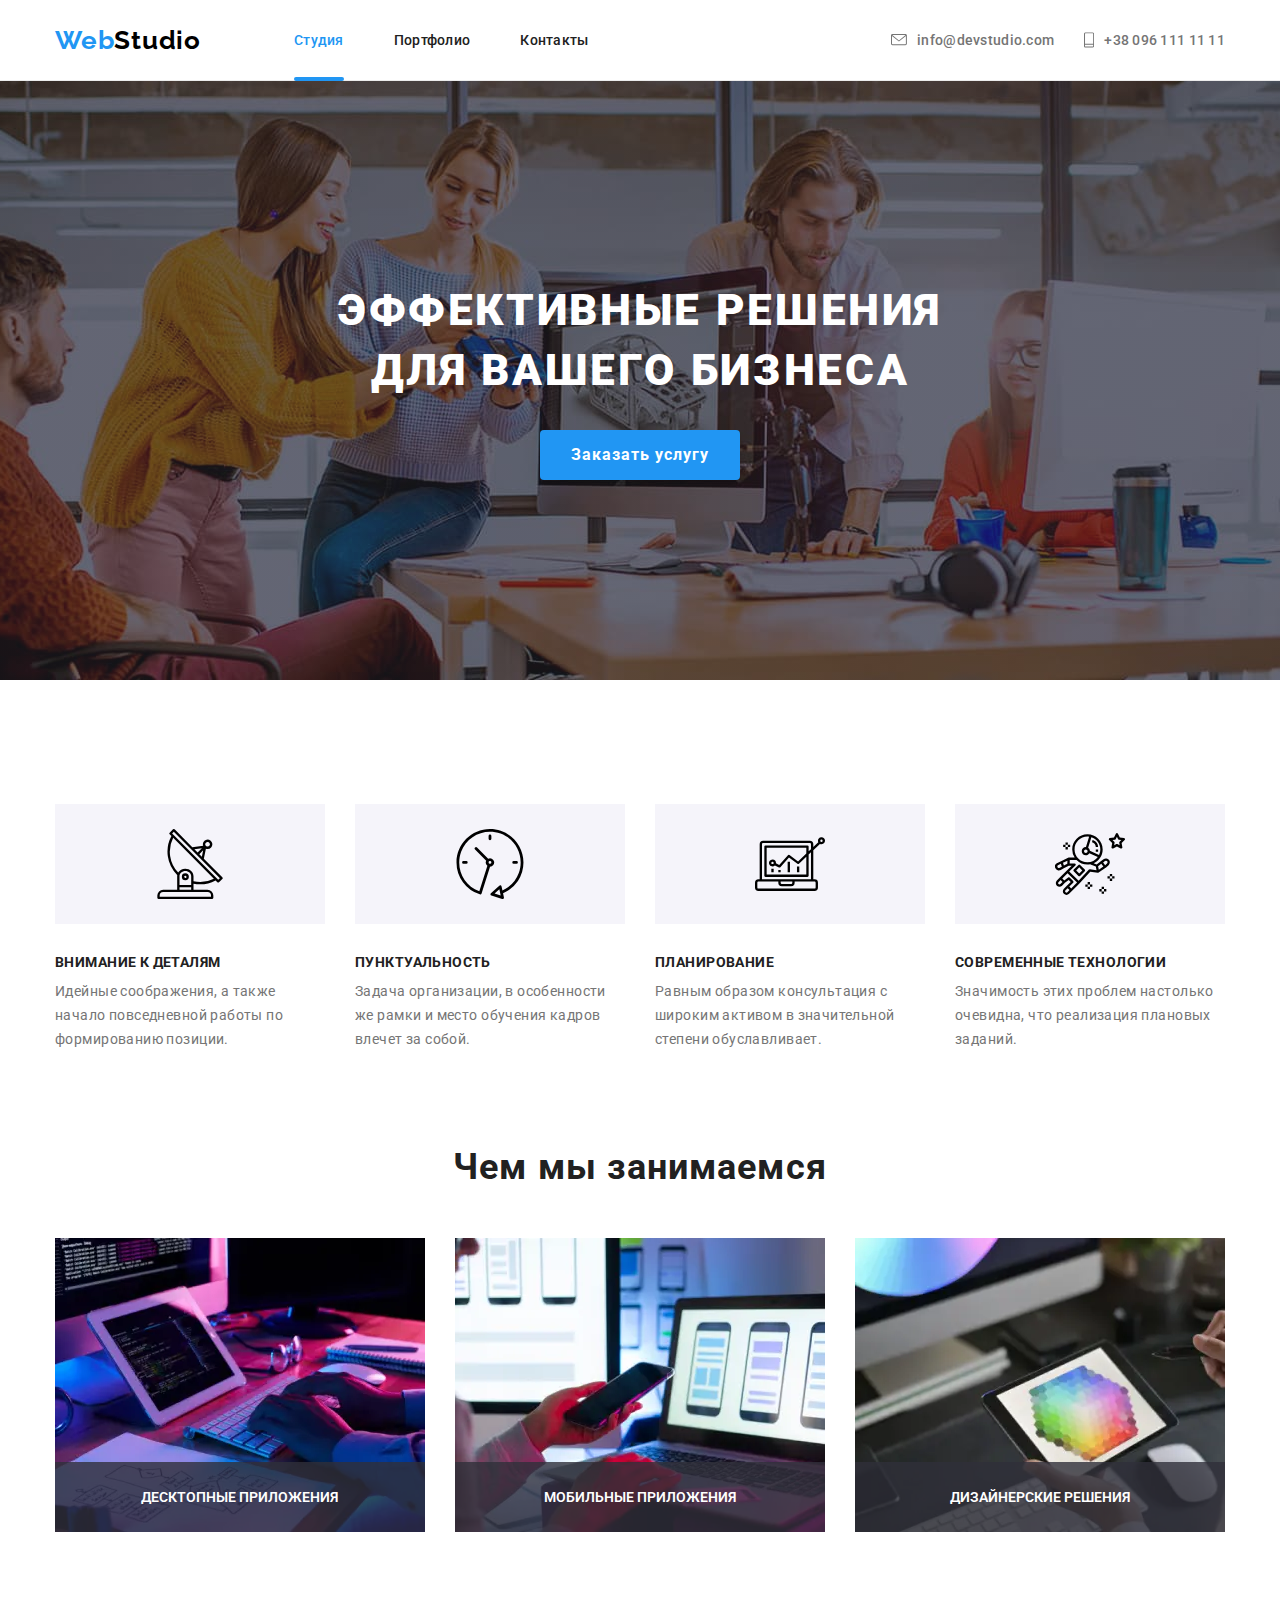
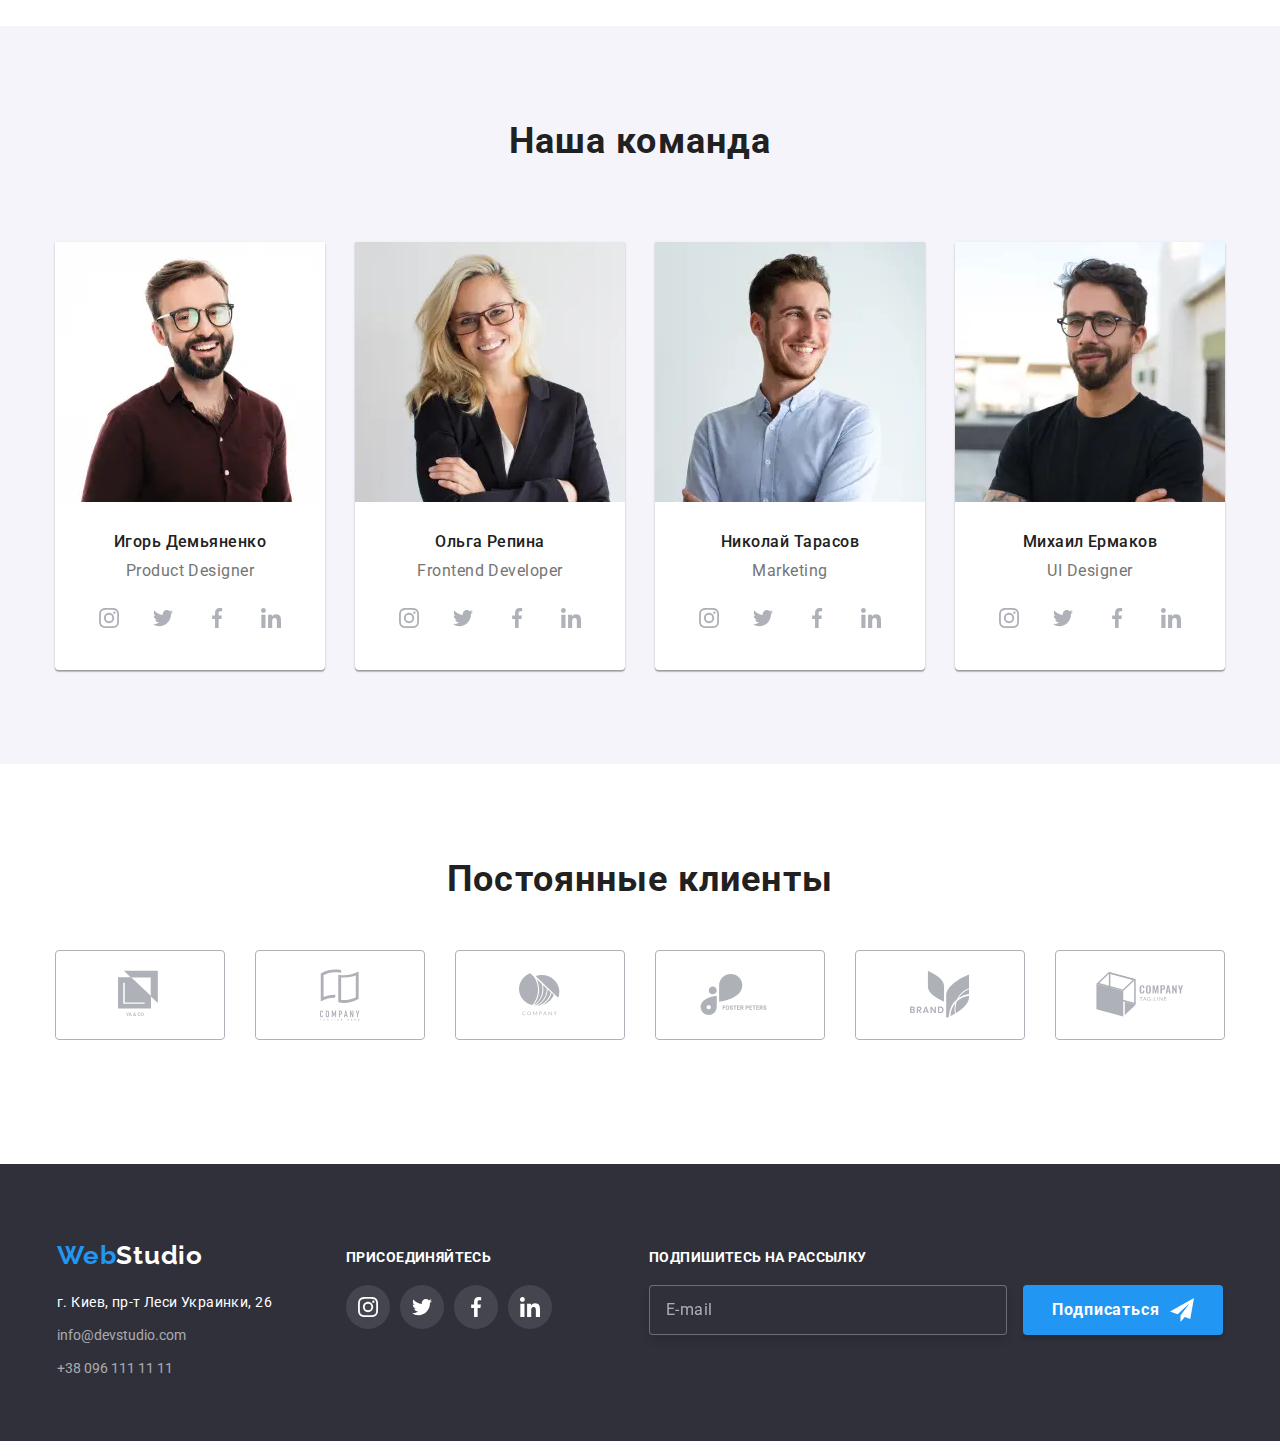
<file: index.html>
<!DOCTYPE html>
<html lang="ru">
  <head>
    <meta charset="UTF-8" />
    <meta name="viewport" content="width=device-width, initial-scale=1.0" />
    <link
      href="https://fonts.googleapis.com/css2?family=Raleway:wght@700&family=Roboto:wght@400;500;700;900&display=swap"
      rel="stylesheet"
    />
    <link rel="stylesheet" href="./css/main.min.css" />
    <title>WebStudio</title>
  </head>
  <body>
    <!-- Header -->
    <header class="header border-bottom">
      <div class="header__box container">
        <nav class="nav">
          <a
            href="./index.html"
            class="logo nav__logo"
            lang="en"
            rel="home"
            aria-label="логотип веб-студия"
            >Web<span class="logo--dark">Studio</span></a
          >
          <ul class="nav__list">
            <li class="nav__item">
              <a class="anchor anchor--current" href="./index.html">Студия</a>
            </li>
            <li class="nav__item">
              <a class="anchor" href="./portfolio.html">Портфолио</a>
            </li>
            <li class="nav__item">
              <a class="anchor" href="">Контакты</a>
            </li>
          </ul>
        </nav>

        <ul class="header__contact-list">
          <li class="header__contact-item">
            <a class="anchor" href="mailto:info@devstudio.com">
              <svg class="header__contact-icon" width="16" height="12">
                <use href="./images/icons.svg#icon-email"></use>
              </svg>
              info@devstudio.com</a
            >
          </li>
          <li class="header__contact-item">
            <a class="anchor" href="tel:+380961111111">
              <svg class="header__contact-icon" width="10" height="16">
                <use href="./images/icons.svg#icon-mobile"></use>
              </svg>
              +38 096 111 11 11</a
            >
          </li>
        </ul>
      </div>

      <div class="header__box-mobile container">
        <nav class="nav-mobile">
          <a
            href="./index.html"
            class="logo nav__logo"
            lang="en"
            rel="home"
            aria-label="логотип веб-студия"
            >Web<span class="logo--dark">Studio</span></a
          >
          <button class="btn-mobile" data-menu-button>
            <svg class="btn-mobile__icon" width="40" height="40">
              <use
                class="btn-mobile__icon-menu"
                href="./images/icons.svg#btn-menu"
              ></use>
              <use
                class="btn-mobile__icon-close"
                href="./images/icons.svg#btn-close"
              ></use>
            </svg>
          </button>

          <div class="mobile-menu" data-menu>
            <ul class="nav__list">
              <li class="nav__item">
                <a class="anchor anchor--current" href="./index.html">Студия</a>
              </li>
              <li class="nav__item">
                <a class="anchor" href="./portfolio.html">Портфолио</a>
              </li>
              <li class="nav__item">
                <a class="anchor" href="">Контакты</a>
              </li>
            </ul>
            <ul class="header__contact-list">
              <li class="header__contact-item">
                <a class="anchor" href="mailto:info@devstudio.com">
                  <svg class="header__contact-icon" width="16" height="12">
                    <use href="./images/icons.svg#icon-email"></use>
                  </svg>
                  info@devstudio.com</a
                >
              </li>
              <li class="header__contact-item">
                <a class="anchor" href="tel:+380961111111">
                  <svg class="header__contact-icon" width="10" height="16">
                    <use href="./images/icons.svg#icon-mobile"></use>
                  </svg>
                  +38 096 111 11 11</a
                >
              </li>
            </ul>
          </div>
        </nav>
      </div>
    </header>

    <main>
      <!-- Hero-->
      <section class="hero">
        <div class="container">
          <h1 class="hero__title">
            Эффективные решения<br />
            для вашего бизнеса
          </h1>
          <button class="btn btn__main" type="button" data-modal-open>
            Заказать услугу
          </button>
        </div>
      </section>

      <!-- Benefits -->
      <section class="benefits">
        <div class="container">
          <h2 class="section-title visually-hidden">Наши преимущества</h2>

          <ul class="benefits__list">
            <li class="benefits__item">
              <div class="benefits__icon-block">
                <svg class="benefits-icon" width="70" height="70">
                  <use href="./images/icons.svg#icon-antenna"></use>
                </svg>
              </div>

              <h3 class="benefits__name">Внимание к деталям</h3>
              <p class="benefits__text">
                Идейные соображения, а также начало повседневной работы по
                формированию позиции.
              </p>
            </li>
            <li class="benefits__item">
              <div class="benefits__icon-block">
                <svg class="benefits-icon" width="70" height="70">
                  <use href="./images/icons.svg#icon-clock"></use>
                </svg>
              </div>

              <h3 class="benefits__name">Пунктуальность</h3>
              <p class="benefits__text">
                Задача организации, в особенности же рамки и место обучения
                кадров влечет за собой.
              </p>
            </li>
            <li class="benefits__item">
              <div class="benefits__icon-block">
                <svg class="benefits-icon" width="70" height="70">
                  <use href="./images/icons.svg#icon-diagram"></use>
                </svg>
              </div>
              <h3 class="benefits__name">Планирование</h3>
              <p class="benefits__text">
                Равным образом консультация с широким активом в значительной
                степени обуславливает.
              </p>
            </li>
            <li class="benefits__item">
              <div class="benefits__icon-block">
                <svg class="benefits-icon" width="70" height="70">
                  <use href="./images/icons.svg#icon-astronaut"></use>
                </svg>
              </div>
              <h3 class="benefits__name">Современные технологии</h3>
              <p class="benefits__text">
                Значимость этих проблем настолько очевидна, что реализация
                плановых заданий.
              </p>
            </li>
          </ul>
        </div>
      </section>

      <!-- Environment -->
      <section class="environment">
        <div class="container">
          <h2 class="section-title">Чем мы занимаемся</h2>

          <ul class="environment__list">
            <li class="environment__item">
              <picture>
                <source
                  srcset="
                    ./images/environment/img.webp    1x,
                    ./images/environment/img@2x.webp 2x
                  "
                  type="image/webp"
                />
                <img
                  class="environment__image"
                  alt="вход в приложение через лэптоп"
                  src="./images/environment/img.jpg"
                  srcset="
                    ./images/environment/img.jpg    1x,
                    ./images/environment/img@2x.jpg 2x
                  "
                />
              </picture>
              <div class="environment__box-text">
                <p class="environment__text">Десктопные приложения</p>
              </div>
            </li>
            <li class="environment__item">
              <picture>
                <source
                  srcset="
                    ./images/environment/box.webp    1x,
                    ./images/environment/box@2x.webp 2x
                  "
                  type="image/webp"
                />
                <img
                  class="environment__image"
                  alt="входит в приложение через мобильное устройство"
                  src="./images/environment/box.jpg"
                  srcset="
                    ./images/environment/box.jpg    1x,
                    ./images/environment/box@2x.jpg 2x
                  "
                />
              </picture>
              <div class="environment__box-text">
                <p class="environment__text">Мобильные приложения</p>
              </div>
            </li>
            <li class="environment__item">
              <picture>
                <source
                  srcset="
                    ./images/environment/img2.webp    1x,
                    ./images/environment/img2@2x.webp 2x
                  "
                  type="image/webp"
                />
                <img
                  class="environment__image"
                  alt="выбирает цвет с цветовой палитры на планшете"
                  src="./images/environment/img2.jpg"
                  srcset="
                    ./images/environment/img2.jpg    1x,
                    ./images/environment/img2@2x.jpg 2x
                  "
                />
              </picture>
              <div class="environment__box-text">
                <p class="environment__text">Дизайнерские решения</p>
              </div>
            </li>
          </ul>
        </div>
      </section>

      <!-- Team -->
      <section class="team">
        <div class="container">
          <h2 class="section-title">Наша команда</h2>
          <ul class="team__list">
            <li class="team__member">
              <picture>
                <source
                  media="(min-width: 1200px)"
                  type="image/webp"
                  srcset="
                    ./images/team/igor-desk.webp    1x,
                    ./images/team/igor@2x-desk.webp 2x
                  "
                />
                <source
                  media="(min-width: 1200px)"
                  srcset="
                    ./images/team/igor-desk.jpg    1x,
                    ./images/team/igor@2x-desk.jpg 2x
                  "
                />
                <source
                  media="(min-width: 768px)"
                  type="image/webp"
                  srcset="
                    ./images/team/igor-tab.webp    1x,
                    ./images/team/igor@2x-tab.webp 2x
                  "
                />
                <source
                  media="(min-width: 768px)"
                  srcset="
                    ./images/team/igor-tab.jpg    1x,
                    ./images/team/igor@2x-tab.jpg 2x
                  "
                />
                <source
                  media="(max-width: 767px)"
                  type="image/webp"
                  srcset="
                    ./images/team/igor-mob.webp    1x,
                    ./images/team/igor@2x-mob.webp 2x
                  "
                />
                <img
                  class="member-photo"
                  alt="открытый лэптоп"
                  src="./images/team/igor-mob.jpg"
                  srcset="
                    ./images/team/igor-mob.jpg    1x,
                    ./images/team/igor@2x-mob.jpg 2x
                  "
                />
              </picture>
              <div class="team__member-discription">
                <h3 class="team__member-name">Игорь Демьяненко</h3>
                <p class="team__member-position" lang="en">Product Designer</p>
                <ul class="social-media__list">
                  <li class="social-media__item">
                    <a href="" class="social-media__link">
                      <svg class="social-media__icon" width="20" height="20">
                        <use href="./images/icons.svg#icon-instagram"></use>
                      </svg>
                    </a>
                  </li>
                  <li class="social-media__item">
                    <a href="" class="social-media__link">
                      <svg class="social-media__icon" width="20" height="20">
                        <use href="./images/icons.svg#icon-twitter"></use>
                      </svg>
                    </a>
                  </li>
                  <li class="social-media__item">
                    <a href="" class="social-media__link">
                      <svg class="social-media__icon" width="20" height="20">
                        <use href="./images/icons.svg#icon-facebook"></use>
                      </svg>
                    </a>
                  </li>
                  <li class="social-media__item">
                    <a href="" class="social-media__link">
                      <svg class="social-media__icon" width="20" height="20">
                        <use href="./images/icons.svg#icon-linkedin"></use>
                      </svg>
                    </a>
                  </li>
                </ul>
              </div>
            </li>
            <li class="team__member">
              <picture>
                <source
                  media="(min-width: 1200px)"
                  type="image/webp"
                  srcset="
                    ./images/team/olga-desk.webp    1x,
                    ./images/team/olga@2x-desk.webp 2x
                  "
                />
                <source
                  media="(min-width: 1200px)"
                  srcset="
                    ./images/team/olga-desk.jpg    1x,
                    ./images/team/olga@2x-desk.jpg 2x
                  "
                />
                <source
                  media="(min-width: 768px)"
                  type="image/webp"
                  srcset="
                    ./images/team/olga-tab.webp    1x,
                    ./images/team/olga@2x-tab.webp 2x
                  "
                />
                <source
                  media="(min-width: 768px)"
                  srcset="
                    ./images/team/olga-tab.jpg    1x,
                    ./images/team/olga@2x-tab.jpg 2x
                  "
                />
                <source
                  media="(max-width: 767px)"
                  type="image/webp"
                  srcset="
                    ./images/team/olga-mob.webp    1x,
                    ./images/team/olga@2x-mob.webp 2x
                  "
                />
                <img
                  class="member-photo"
                  alt="открытый лэптоп"
                  src="./images/team/olga-mob.jpg"
                  srcset="
                    ./images/team/olga-mob.jpg    1x,
                    ./images/team/olga@2x-mob.jpg 2x
                  "
                />
              </picture>
              <div class="team__member-discription">
                <h3 class="team__member-name">Ольга Репина</h3>
                <p class="team__member-position" lang="en">
                  Frontend Developer
                </p>
                <ul class="social-media__list">
                  <li class="social-media__item">
                    <a href="" class="social-media__link">
                      <svg class="social-media__icon" width="20" height="20">
                        <use href="./images/icons.svg#icon-instagram"></use>
                      </svg>
                    </a>
                  </li>
                  <li class="social-media__item">
                    <a href="" class="social-media__link">
                      <svg class="social-media__icon" width="20" height="20">
                        <use href="./images/icons.svg#icon-twitter"></use>
                      </svg>
                    </a>
                  </li>
                  <li class="social-media__item">
                    <a href="" class="social-media__link">
                      <svg class="social-media__icon" width="20" height="20">
                        <use href="./images/icons.svg#icon-facebook"></use>
                      </svg>
                    </a>
                  </li>
                  <li class="social-media__item">
                    <a href="" class="social-media__link">
                      <svg class="social-media__icon" width="20" height="20">
                        <use href="./images/icons.svg#icon-linkedin"></use>
                      </svg>
                    </a>
                  </li>
                </ul>
              </div>
            </li>
            <li class="team__member">
              <picture>
                <source
                  media="(min-width: 1200px)"
                  type="image/webp"
                  srcset="
                    ./images/team/nikolaj-desk.webp    1x,
                    ./images/team/nikolaj@2x-desk.webp 2x
                  "
                />
                <source
                  media="(min-width: 1200px)"
                  srcset="
                    ./images/team/nikolaj-desk.jpg    1x,
                    ./images/team/nikolaj@2x-desk.jpg 2x
                  "
                />
                <source
                  media="(min-width: 768px)"
                  type="image/webp"
                  srcset="
                    ./images/team/nikolaj-tab.webp    1x,
                    ./images/team/nikolaj@2x-tab.webp 2x
                  "
                />
                <source
                  media="(min-width: 768px)"
                  srcset="
                    ./images/team/nikolaj-tab.jpg    1x,
                    ./images/team/nikolaj@2x-tab.jpg 2x
                  "
                />
                <source
                  media="(max-width: 767px)"
                  type="image/webp"
                  srcset="
                    ./images/team/nikolaj-mob.webp    1x,
                    ./images/team/nikolaj@2x-mob.webp 2x
                  "
                />
                <img
                  class="member-photo"
                  alt="открытый лэптоп"
                  src="./images/team/nikolaj-mob.jpg"
                  srcset="
                    ./images/team/nikolaj-mob.jpg    1x,
                    ./images/team/nikolaj@2x-mob.jpg 2x
                  "
                />
              </picture>
              <div class="team__member-discription">
                <h3 class="team__member-name">Николай Тарасов</h3>
                <p class="team__member-position" lang="en">Marketing</p>
                <ul class="social-media__list">
                  <li class="social-media__item">
                    <a href="" class="social-media__link">
                      <svg class="social-media__icon" width="20" height="20">
                        <use href="./images/icons.svg#icon-instagram"></use>
                      </svg>
                    </a>
                  </li>
                  <li class="social-media__item">
                    <a href="" class="social-media__link">
                      <svg class="social-media__icon" width="20" height="20">
                        <use href="./images/icons.svg#icon-twitter"></use>
                      </svg>
                    </a>
                  </li>
                  <li class="social-media__item">
                    <a href="" class="social-media__link">
                      <svg class="social-media__icon" width="20" height="20">
                        <use href="./images/icons.svg#icon-facebook"></use>
                      </svg>
                    </a>
                  </li>
                  <li class="social-media__item">
                    <a href="" class="social-media__link">
                      <svg class="social-media__icon" width="20" height="20">
                        <use href="./images/icons.svg#icon-linkedin"></use>
                      </svg>
                    </a>
                  </li>
                </ul>
              </div>
            </li>
            <li class="team__member">
              <picture>
                <source
                  media="(min-width: 1200px)"
                  type="image/webp"
                  srcset="
                    ./images/team/mikhail-desk.webp    1x,
                    ./images/team/mikhail@2x-desk.webp 2x
                  "
                />
                <source
                  media="(min-width: 1200px)"
                  srcset="
                    ./images/team/mikhail-desk.jpg    1x,
                    ./images/team/mikhail@2x-desk.jpg 2x
                  "
                />
                <source
                  media="(min-width: 768px)"
                  type="image/webp"
                  srcset="
                    ./images/team/mikhail-tab.webp    1x,
                    ./images/team/mikhail@2x-tab.webp 2x
                  "
                />
                <source
                  media="(min-width: 768px)"
                  srcset="
                    ./images/team/mikhail-tab.jpg    1x,
                    ./images/team/mikhail@2x-tab.jpg 2x
                  "
                />
                <source
                  media="(max-width: 767px)"
                  type="image/webp"
                  srcset="
                    ./images/team/mikhail-mob.webp    1x,
                    ./images/team/mikhail@2x-mob.webp 2x
                  "
                />
                <img
                  class="member-photo"
                  alt="открытый лэптоп"
                  src="./images/team/mikhail-mob.jpg"
                  srcset="
                    ./images/team/mikhail-mob.jpg    1x,
                    ./images/team/mikhail@2x-mob.jpg 2x
                  "
                />
              </picture>
              <div class="team__member-discription">
                <h3 class="team__member-name">Михаил Ермаков</h3>
                <p class="team__member-position" lang="en">UI Designer</p>
                <ul class="social-media__list">
                  <li class="social-media__item">
                    <a href="" class="social-media__link">
                      <svg class="social-media__icon" width="20" height="20">
                        <use href="./images/icons.svg#icon-instagram"></use>
                      </svg>
                    </a>
                  </li>
                  <li class="social-media__item">
                    <a href="" class="social-media__link">
                      <svg class="social-media__icon" width="20" height="20">
                        <use href="./images/icons.svg#icon-twitter"></use>
                      </svg>
                    </a>
                  </li>
                  <li class="social-media__item">
                    <a href="" class="social-media__link">
                      <svg class="social-media__icon" width="20" height="20">
                        <use href="./images/icons.svg#icon-facebook"></use>
                      </svg>
                    </a>
                  </li>
                  <li class="social-media__item">
                    <a href="" class="social-media__link">
                      <svg class="social-media__icon" width="20" height="20">
                        <use href="./images/icons.svg#icon-linkedin"></use>
                      </svg>
                    </a>
                  </li>
                </ul>
              </div>
            </li>
          </ul>
        </div>
      </section>

      <!-- Clients -->
      <section class="clients">
        <div class="container">
          <h2 class="section-title">Постоянные клиенты</h2>
          <ul class="clients__list">
            <li class="clients__item">
              <a href="#" class="clients__link">
                <svg class="clients__icon" width="44" height="50">
                  <use href="./images/icons.svg#icon-logo1"></use>
                </svg>
              </a>
            </li>
            <li class="clients__item">
              <a href="#" class="clients__link">
                <svg class="clients__icon" width="40" height="52">
                  <use href="./images/icons.svg#icon-logo2"></use>
                </svg>
              </a>
            </li>
            <li class="clients__item">
              <a href="#" class="clients__link">
                <svg class="clients__icon" width="41" height="43">
                  <use href="./images/icons.svg#icon-logo3"></use>
                </svg>
              </a>
            </li>
            <li class="clients__item">
              <a href="#" class="clients__link">
                <svg class="clients__icon" width="80" height="42">
                  <use href="./images/icons.svg#icon-logo4"></use>
                </svg>
              </a>
            </li>
            <li class="clients__item">
              <a href="#" class="clients__link">
                <svg class="clients__icon" width="59" height="47">
                  <use href="./images/icons.svg#icon-logo5"></use>
                </svg>
              </a>
            </li>
            <li class="clients__item">
              <a href="#" class="clients__link">
                <svg class="clients__icon" width="88" height="45">
                  <use href="./images/icons.svg#icon-logo6"></use>
                </svg>
              </a>
            </li>
          </ul>
        </div>
      </section>
    </main>

    <footer class="footer">
      <div class="container">
        <div class="footer__contacts">
          <a
            href="./index.html"
            class="logo"
            lang="en"
            rel="home"
            aria-label="логотип веб-студия"
            >Web<span class="logo--light">Studio</span></a
          >
          <address class="footer__address">
            <p class="footer__city">г. Киев, пр-т Леси Украинки, 26</p>
            <a class="anchor" href="mailto:info@devstudio.com"
              >info@devstudio.com</a
            >
            <a class="anchor" href="tel:+380961111111">+38 096 111 11 11</a>
          </address>
        </div>
        <div class="footer__social-media-box">
          <b class="footer__social-media-title">Присоединяйтесь</b>
          <ul class="social-media__list">
            <li class="social-media__item">
              <a href="#" class="social-media__link--theme-dark">
                <svg class="social-media__icon" width="20" height="20">
                  <use href="./images/icons.svg#icon-instagram"></use>
                </svg>
              </a>
            </li>
            <li class="social-media__item">
              <a href="#" class="social-media__link--theme-dark">
                <svg class="social-media__icon" width="20" height="20">
                  <use href="./images/icons.svg#icon-twitter"></use>
                </svg>
              </a>
            </li>
            <li class="social-media__item">
              <a href="#" class="social-media__link--theme-dark">
                <svg class="social-media__icon" width="20" height="20">
                  <use href="./images/icons.svg#icon-facebook"></use>
                </svg>
              </a>
            </li>
            <li class="social-media__item">
              <a href="#" class="social-media__link--theme-dark">
                <svg class="social-media__icon" width="20" height="20">
                  <use href="./images/icons.svg#icon-linkedin"></use>
                </svg>
              </a>
            </li>
          </ul>
        </div>
        <div class="footer__subscription-box">
          <b class="footer__subscription-title">Подпишитесь на рассылку</b>
          <form class="form-subscription">
            <input
              class="form-subscription__input"
              type="email"
              name="mail-sub"
              placeholder="E-mail"
            />
            <button
              type="submit"
              class="form-subscription__button btn btn__main"
            >
              Подписаться
              <svg class="form-subscription__icon" width="24" height="24">
                <use href="./images/icons.svg#icon-send-1"></use>
              </svg>
            </button>
          </form>
        </div>
      </div>
    </footer>

    <div class="backdrop backdrop--is-hidden" data-modal>
      <div class="modal">
        <button class="modal__close" data-modal-close>
          <svg width="11" height="11">
            <use href="./images/icons.svg#icon-close"></use>
          </svg>
        </button>

        <form class="form-contact">
          <p class="form-contact__heading">
            Оставьте свои данные, мы вам перезвоним
          </p>

          <label class="form-contact__fieldset"
            >Имя
            <svg class="form-contact__icon" width="18" height="18">
              <use href="./images/icons.svg#icon-name"></use>
            </svg>
            <input class="form-contact__input" type="text" name="name" />
          </label>

          <label class="form-contact__fieldset"
            >Телефон
            <svg class="form-contact__icon" width="18" height="18">
              <use href="./images/icons.svg#icon-telephone"></use>
            </svg>
            <input class="form-contact__input" type="tel" name="tel" />
          </label>

          <label class="form-contact__fieldset"
            >Почта
            <svg class="form-contact__icon" width="18" height="18">
              <use href="./images/icons.svg#icon-mailcontact"></use>
            </svg>
            <input class="form-contact__input" type="email" name="email" />
          </label>

          <label class="form-contact__fieldset"
            >Комментарий
            <textarea
              class="form-contact__comment"
              name="comment"
              placeholder="Введите текст"
            ></textarea>
          </label>

          <input
            class="form-contact__checkbox"
            type="checkbox"
            name="checkbox"
            id="checkbox"
          />
          <label class="form-contact__fieldset checkbox" for="checkbox">
            Соглашаюсь с рассылкой и принимаю
            <a class="form-contact__link-policy" href="#"
              >Условия договора</a
            ></label
          >

          <button class="btn btn__main" type="submit">Отправить</button>
        </form>
      </div>
    </div>

    <script src="./js/modal.js"></script>
  </body>
</html>
</file>
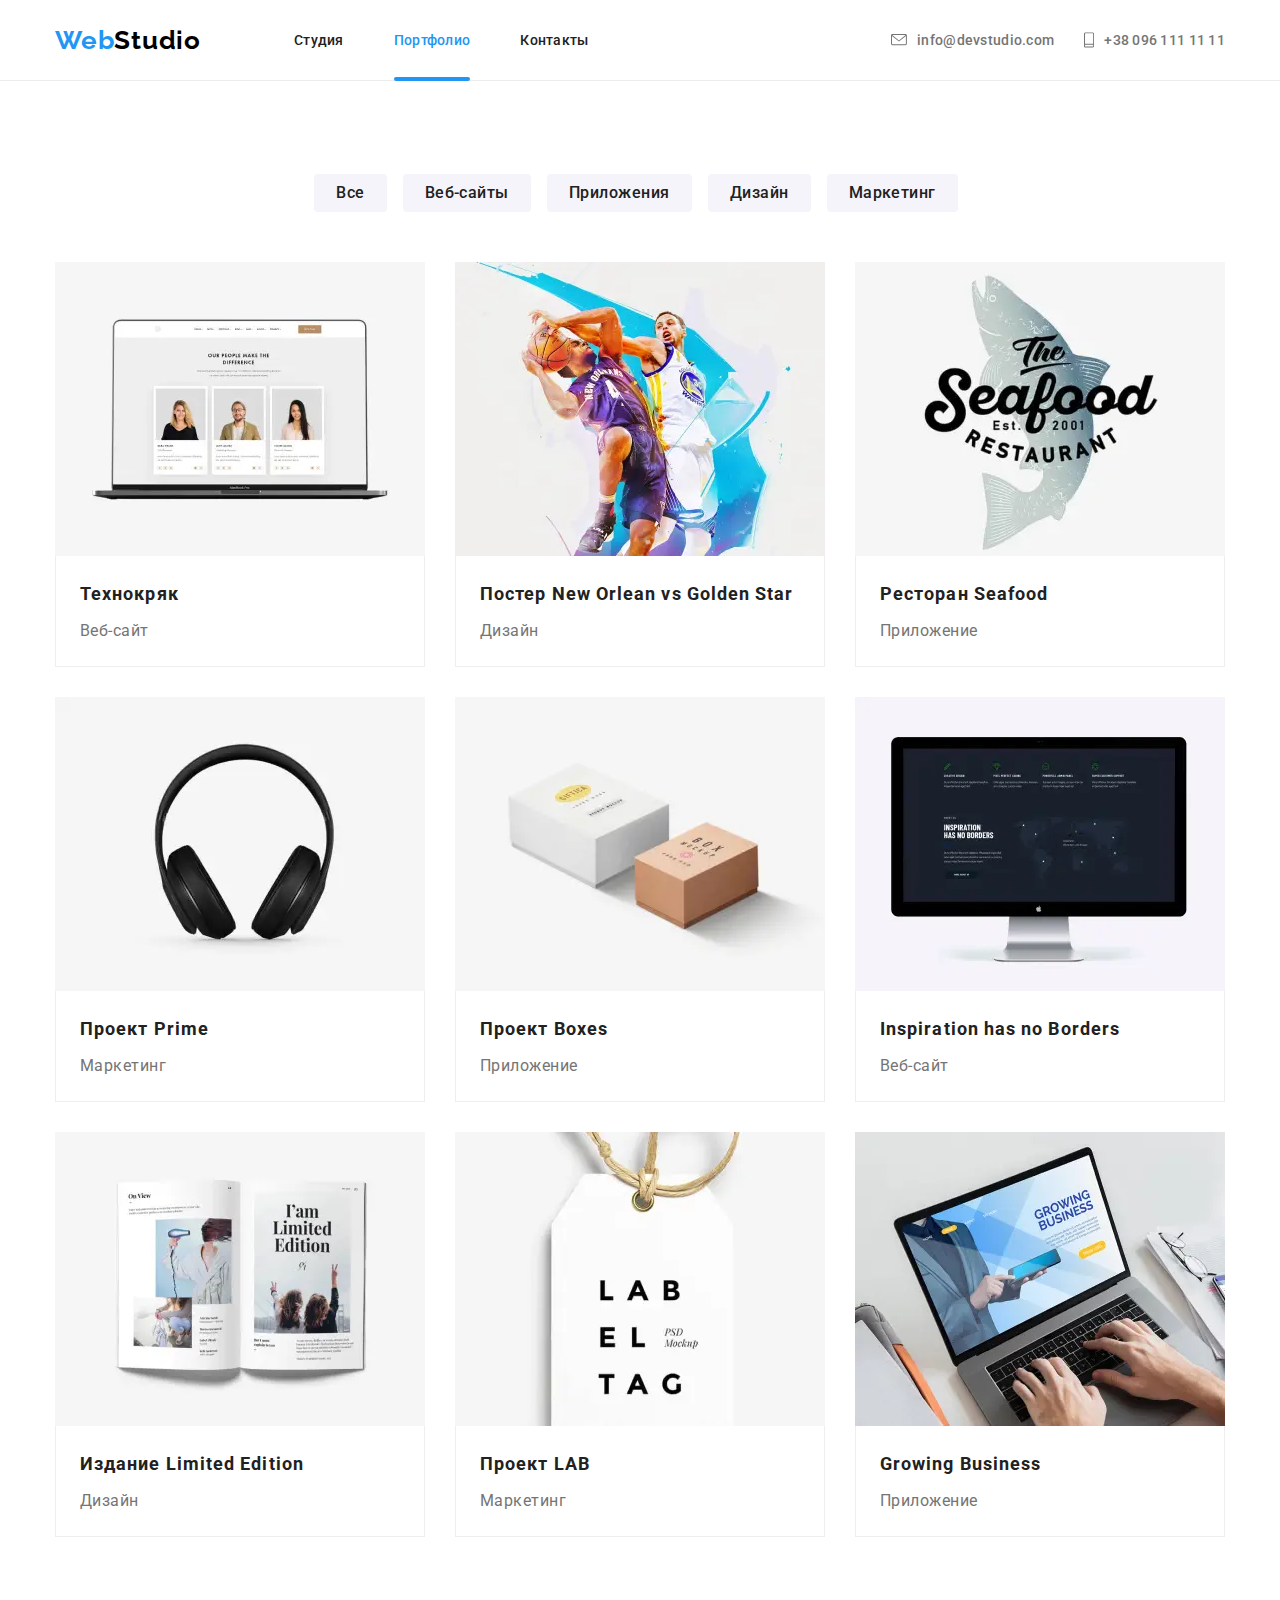
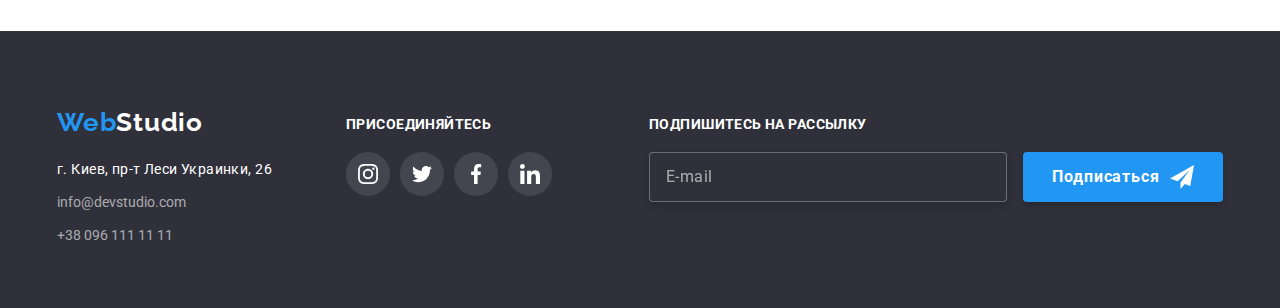
<file: portfolio.html>
<!DOCTYPE html>
<html lang="en">
  <head>
    <meta charset="UTF-8" />
    <meta name="viewport" content="width=device-width, initial-scale=1.0" />
    <link
      href="https://fonts.googleapis.com/css2?family=Raleway:wght@700&family=Roboto:wght@400;500;700;900&display=swap"
      rel="stylesheet"
    />
    <link rel="stylesheet" href="./css/portfolio.min.css" />
    <title>WebStudio Portfolio</title>
  </head>
  <body>
    <header class="header border-bottom">
      <div class="header__box container">
        <nav class="nav">
          <a
            href="./index.html"
            class="logo nav__logo"
            lang="en"
            rel="home"
            aria-label="логотип веб-студия"
            >Web<span class="logo--dark">Studio</span></a
          >
          <ul class="nav__list">
            <li class="nav__item">
              <a class="anchor" href="./index.html">Студия</a>
            </li>
            <li class="nav__item">
              <a class="anchor anchor--current" href="./portfolio.html"
                >Портфолио</a
              >
            </li>
            <li class="nav__item">
              <a class="anchor" href="">Контакты</a>
            </li>
          </ul>
        </nav>

        <ul class="header__contact-list">
          <li class="header__contact-item">
            <a class="anchor" href="mailto:info@devstudio.com">
              <svg class="header__contact-icon" width="16" height="12">
                <use href="./images/icons.svg#icon-email"></use>
              </svg>
              info@devstudio.com</a
            >
          </li>
          <li class="header__contact-item">
            <a class="anchor" href="tel:+380961111111">
              <svg class="header__contact-icon" width="10" height="16">
                <use href="./images/icons.svg#icon-mobile"></use>
              </svg>
              +38 096 111 11 11</a
            >
          </li>
        </ul>
      </div>

      <div class="header__box-mobile container">
        <nav class="nav-mobile">
          <a
            href="./index.html"
            class="logo nav__logo"
            lang="en"
            rel="home"
            aria-label="логотип веб-студия"
            >Web<span class="logo--dark">Studio</span></a
          >
          <button class="btn-mobile" data-menu-button>
            <svg class="btn-mobile__icon" width="40" height="40">
              <use
                class="btn-mobile__icon-menu"
                href="./images/icons.svg#btn-menu"
              ></use>
              <use
                class="btn-mobile__icon-close"
                href="./images/icons.svg#btn-close"
              ></use>
            </svg>
          </button>

          <div class="mobile-menu" data-menu>
            <ul class="nav__list">
              <li class="nav__item">
                <a class="anchor" href="./index.html">Студия</a>
              </li>
              <li class="nav__item">
                <a class="anchor anchor--current" href="./portfolio.html"
                  >Портфолио</a
                >
              </li>
              <li class="nav__item">
                <a class="anchor" href="">Контакты</a>
              </li>
            </ul>
            <ul class="header__contact-list">
              <li class="header__contact-item">
                <a class="anchor" href="mailto:info@devstudio.com">
                  <svg class="header__contact-icon" width="16" height="12">
                    <use href="./images/icons.svg#icon-email"></use>
                  </svg>
                  info@devstudio.com</a
                >
              </li>
              <li class="header__contact-item">
                <a class="anchor" href="tel:+380961111111">
                  <svg class="header__contact-icon" width="10" height="16">
                    <use href="./images/icons.svg#icon-mobile"></use>
                  </svg>
                  +38 096 111 11 11</a
                >
              </li>
            </ul>
          </div>
        </nav>
      </div>
    </header>

    <main>
      <!-- Portfolio Examples -->
      <section class="portfolio">
        <div class="container">
          <h1 class="section-title visually-hidden">Примеры работ</h1>
          <ul class="portfolio__list-buttons">
            <li class="portfolio__list-buttons-item">
              <button class="btn" type="button">Все</button>
            </li>
            <li class="portfolio__list-buttons-item">
              <button class="btn" type="button">Веб-сайты</button>
            </li>
            <li class="portfolio__list-buttons-item">
              <button class="btn" type="button">Приложения</button>
            </li>
            <li class="portfolio__list-buttons-item">
              <button class="btn" type="button">Дизайн</button>
            </li>
            <li class="portfolio__list-buttons-item">
              <button class="btn" type="button">Маркетинг</button>
            </li>
          </ul>

          <ul class="portfolio__list">
            <li class="portfolio__item">
              <a class="portfolio__link" href="#">
                <div class="portfolio__item-animate">
                  <picture>
                    <source
                      media="(min-width: 1200px)"
                      type="image/webp"
                      srcset="
                        ./images/portfolio/img-desk.webp    1x,
                        ./images/portfolio/img@2x-desk.webp 2x
                      "
                    />
                    <source
                      media="(min-width: 1200px)"
                      srcset="
                        ./images/portfolio/img-desk.jpg    1x,
                        ./images/portfolio/img@2x-desk.jpg 2x
                      "
                    />
                    <source
                      media="(min-width: 768px)"
                      type="image/webp"
                      srcset="
                        ./images/portfolio/img-tab.webp    1x,
                        ./images/portfolio/img@2x-tab.webp 2x
                      "
                    />
                    <source
                      media="(min-width: 768px)"
                      srcset="
                        ./images/portfolio/img-tab.jpg    1x,
                        ./images/portfolio/img@2x-tab.jpg 2x
                      "
                    />
                    <source
                      media="(max-width: 767px)"
                      type="image/webp"
                      srcset="
                        ./images/portfolio/img-mob.webp    1x,
                        ./images/portfolio/img@2x-mob.webp 2x
                      "
                    />
                    <img
                      class="portfolio__image"
                      alt="открытый лэптоп"
                      src="./images/portfolio/img-mob.jpg"
                      srcset="
                        ./images/portfolio/img-mob.jpg    1x,
                        ./images/portfolio/img@2x-mob.jpg 2x
                      "
                    />
                  </picture>
                  <div class="portfolio__item-hover">
                    <p class="portfolio__item-hover-text">
                      Технокряк это современная площадка распространения
                      коронавируса. Компании используют эту платформу для
                      цифрового шпионажа и атак на защищённые сервера
                      конкурентов.
                    </p>
                  </div>
                </div>
                <div class="portfolio__item-discription">
                  <h2 class="portfolio__title">Технокряк</h2>
                  <p class="portfolio__text">Веб-сайт</p>
                </div>
              </a>
            </li>
            <li class="portfolio__item">
              <a class="portfolio__link" href="#">
                <div class="portfolio__item-animate">
                  <picture>
                    <source
                      media="(min-width: 1200px)"
                      type="image/webp"
                      srcset="
                        ./images/portfolio/img1-desk.webp    1x,
                        ./images/portfolio/img1@2x-desk.webp 2x
                      "
                    />
                    <source
                      media="(min-width: 1200px)"
                      srcset="
                        ./images/portfolio/img1-desk.jpg    1x,
                        ./images/portfolio/img1@2x-desk.jpg 2x
                      "
                    />
                    <source
                      media="(min-width: 768px)"
                      type="image/webp"
                      srcset="
                        ./images/portfolio/img1-tab.webp    1x,
                        ./images/portfolio/img1@2x-tab.webp 2x
                      "
                    />
                    <source
                      media="(min-width: 768px)"
                      srcset="
                        ./images/portfolio/img1-tab.jpg    1x,
                        ./images/portfolio/img1@2x-tab.jpg 2x
                      "
                    />
                    <source
                      media="(max-width: 767px)"
                      type="image/webp"
                      srcset="
                        ./images/portfolio/img1-mob.webp    1x,
                        ./images/portfolio/img1@2x-mob.webp 2x
                      "
                    />
                    <img
                      class="portfolio__image"
                      alt="открытый лэптоп"
                      src="./images/portfolio/img1-mob.jpg"
                      srcset="
                        ./images/portfolio/img1-mob.jpg    1x,
                        ./images/portfolio/img1@2x-mob.jpg 2x
                      "
                    />
                  </picture>
                  <div class="portfolio__item-hover">
                    <p class="portfolio__item-hover-text">
                      Описание будет скоро...
                    </p>
                  </div>
                </div>
                <div class="portfolio__item-discription">
                  <h2 class="portfolio__title">
                    Постер <span lang="en">New Orlean vs Golden Star</span>
                  </h2>
                  <p class="portfolio__text">Дизайн</p>
                </div>
              </a>
            </li>
            <li class="portfolio__item">
              <a class="portfolio__link" href="#">
                <div class="portfolio__item-animate">
                  <picture>
                    <source
                      media="(min-width: 1200px)"
                      type="image/webp"
                      srcset="
                        ./images/portfolio/img2-desk.webp    1x,
                        ./images/portfolio/img2@2x-desk.webp 2x
                      "
                    />
                    <source
                      media="(min-width: 1200px)"
                      srcset="
                        ./images/portfolio/img2-desk.jpg    1x,
                        ./images/portfolio/img2@2x-desk.jpg 2x
                      "
                    />
                    <source
                      media="(min-width: 768px)"
                      type="image/webp"
                      srcset="
                        ./images/portfolio/img2-tab.webp    1x,
                        ./images/portfolio/img2@2x-tab.webp 2x
                      "
                    />
                    <source
                      media="(min-width: 768px)"
                      srcset="
                        ./images/portfolio/img2-tab.jpg    1x,
                        ./images/portfolio/img2@2x-tab.jpg 2x
                      "
                    />
                    <source
                      media="(max-width: 767px)"
                      type="image/webp"
                      srcset="
                        ./images/portfolio/img2-mob.webp    1x,
                        ./images/portfolio/img2@2x-mob.webp 2x
                      "
                    />
                    <img
                      class="portfolio__image"
                      alt="открытый лэптоп"
                      src="./images/portfolio/img2-mob.jpg"
                      srcset="
                        ./images/portfolio/img2-mob.jpg    1x,
                        ./images/portfolio/img2@2x-mob.jpg 2x
                      "
                    />
                  </picture>
                  <div class="portfolio__item-hover">
                    <p class="portfolio__item-hover-text">
                      Описание будет скоро...
                    </p>
                  </div>
                </div>
                <div class="portfolio__item-discription">
                  <h2 class="portfolio__title">
                    Ресторан <span lang="en">Seafood</span>
                  </h2>
                  <p class="portfolio__text">Приложение</p>
                </div>
              </a>
            </li>
            <li class="portfolio__item">
              <a class="portfolio__link" href="#">
                <div class="portfolio__item-animate">
                  <picture>
                    <source
                      media="(min-width: 1200px)"
                      type="image/webp"
                      srcset="
                        ./images/portfolio/img3-desk.webp    1x,
                        ./images/portfolio/img3@2x-desk.webp 2x
                      "
                    />
                    <source
                      media="(min-width: 1200px)"
                      srcset="
                        ./images/portfolio/img3-desk.jpg    1x,
                        ./images/portfolio/img3@2x-desk.jpg 2x
                      "
                    />
                    <source
                      media="(min-width: 768px)"
                      type="image/webp"
                      srcset="
                        ./images/portfolio/img3-tab.webp    1x,
                        ./images/portfolio/img3@2x-tab.webp 2x
                      "
                    />
                    <source
                      media="(min-width: 768px)"
                      srcset="
                        ./images/portfolio/img3-tab.jpg    1x,
                        ./images/portfolio/img3@2x-tab.jpg 2x
                      "
                    />
                    <source
                      media="(max-width: 767px)"
                      type="image/webp"
                      srcset="
                        ./images/portfolio/img3-mob.webp    1x,
                        ./images/portfolio/img3@2x-mob.webp 2x
                      "
                    />
                    <img
                      class="portfolio__image"
                      alt="открытый лэптоп"
                      src="./images/portfolio/img3-mob.jpg"
                      srcset="
                        ./images/portfolio/img3-mob.jpg    1x,
                        ./images/portfolio/img3@2x-mob.jpg 2x
                      "
                    />
                  </picture>
                  <div class="portfolio__item-hover">
                    <p class="portfolio__item-hover-text">
                      Описание будет скоро...
                    </p>
                  </div>
                </div>
                <div class="portfolio__item-discription">
                  <h2 class="portfolio__title">
                    Проект <span lang="en">Prime</span>
                  </h2>
                  <p class="portfolio__text">Маркетинг</p>
                </div>
              </a>
            </li>
            <li class="portfolio__item">
              <a class="portfolio__link" href="#">
                <div class="portfolio__item-animate">
                  <picture>
                    <source
                      media="(min-width: 1200px)"
                      type="image/webp"
                      srcset="
                        ./images/portfolio/img4-desk.webp    1x,
                        ./images/portfolio/img4@2x-desk.webp 2x
                      "
                    />
                    <source
                      media="(min-width: 1200px)"
                      srcset="
                        ./images/portfolio/img4-desk.jpg    1x,
                        ./images/portfolio/img4@2x-desk.jpg 2x
                      "
                    />
                    <source
                      media="(min-width: 768px)"
                      type="image/webp"
                      srcset="
                        ./images/portfolio/img4-tab.webp    1x,
                        ./images/portfolio/img4@2x-tab.webp 2x
                      "
                    />
                    <source
                      media="(min-width: 768px)"
                      srcset="
                        ./images/portfolio/img4-tab.jpg    1x,
                        ./images/portfolio/img4@2x-tab.jpg 2x
                      "
                    />
                    <source
                      media="(max-width: 767px)"
                      type="image/webp"
                      srcset="
                        ./images/portfolio/img4-mob.webp    1x,
                        ./images/portfolio/img4@2x-mob.webp 2x
                      "
                    />
                    <img
                      class="portfolio__image"
                      alt="открытый лэптоп"
                      src="./images/portfolio/img4-mob.jpg"
                      srcset="
                        ./images/portfolio/img4-mob.jpg    1x,
                        ./images/portfolio/img4@2x-mob.jpg 2x
                      "
                    />
                  </picture>
                  <div class="portfolio__item-hover">
                    <p class="portfolio__item-hover-text">
                      Описание будет скоро...
                    </p>
                  </div>
                </div>
                <div class="portfolio__item-discription">
                  <h2 class="portfolio__title">
                    Проект <span lang="en">Boxes</span>
                  </h2>
                  <p class="portfolio__text">Приложение</p>
                </div>
              </a>
            </li>
            <li class="portfolio__item">
              <a class="portfolio__link" href="#">
                <div class="portfolio__item-animate">
                  <picture>
                    <source
                      media="(min-width: 1200px)"
                      type="image/webp"
                      srcset="
                        ./images/portfolio/img5-desk.webp    1x,
                        ./images/portfolio/img5@2x-desk.webp 2x
                      "
                    />
                    <source
                      media="(min-width: 1200px)"
                      srcset="
                        ./images/portfolio/img5-desk.jpg    1x,
                        ./images/portfolio/img5@2x-desk.jpg 2x
                      "
                    />
                    <source
                      media="(min-width: 768px)"
                      type="image/webp"
                      srcset="
                        ./images/portfolio/img5-tab.webp    1x,
                        ./images/portfolio/img5@2x-tab.webp 2x
                      "
                    />
                    <source
                      media="(min-width: 768px)"
                      srcset="
                        ./images/portfolio/img5-tab.jpg    1x,
                        ./images/portfolio/img5@2x-tab.jpg 2x
                      "
                    />
                    <source
                      media="(max-width: 767px)"
                      type="image/webp"
                      srcset="
                        ./images/portfolio/img5-mob.webp    1x,
                        ./images/portfolio/img5@2x-mob.webp 2x
                      "
                    />
                    <img
                      class="portfolio__image"
                      alt="открытый лэптоп"
                      src="./images/portfolio/img5-mob.jpg"
                      srcset="
                        ./images/portfolio/img5-mob.jpg    1x,
                        ./images/portfolio/img5@2x-mob.jpg 2x
                      "
                    />
                  </picture>
                  <div class="portfolio__item-hover">
                    <p class="portfolio__item-hover-text">
                      Описание будет скоро...
                    </p>
                  </div>
                </div>
                <div class="portfolio__item-discription">
                  <h2 class="portfolio__title" lang="en">
                    Inspiration has no Borders
                  </h2>
                  <p class="portfolio__text">Веб-сайт</p>
                </div>
              </a>
            </li>
            <li class="portfolio__item">
              <a class="portfolio__link" href="#">
                <div class="portfolio__item-animate">
                  <picture>
                    <source
                      media="(min-width: 1200px)"
                      type="image/webp"
                      srcset="
                        ./images/portfolio/img6-desk.webp    1x,
                        ./images/portfolio/img6@2x-desk.webp 2x
                      "
                    />
                    <source
                      media="(min-width: 1200px)"
                      srcset="
                        ./images/portfolio/img6-desk.jpg    1x,
                        ./images/portfolio/img6@2x-desk.jpg 2x
                      "
                    />
                    <source
                      media="(min-width: 768px)"
                      type="image/webp"
                      srcset="
                        ./images/portfolio/img6-tab.webp    1x,
                        ./images/portfolio/img6@2x-tab.webp 2x
                      "
                    />
                    <source
                      media="(min-width: 768px)"
                      srcset="
                        ./images/portfolio/img6-tab.jpg    1x,
                        ./images/portfolio/img6@2x-tab.jpg 2x
                      "
                    />
                    <source
                      media="(max-width: 767px)"
                      type="image/webp"
                      srcset="
                        ./images/portfolio/img6-mob.webp    1x,
                        ./images/portfolio/img6@2x-mob.webp 2x
                      "
                    />
                    <img
                      class="portfolio__image"
                      alt="открытый лэптоп"
                      src="./images/portfolio/img6-mob.jpg"
                      srcset="
                        ./images/portfolio/img6-mob.jpg    1x,
                        ./images/portfolio/img6@2x-mob.jpg 2x
                      "
                    />
                  </picture>
                  <div class="portfolio__item-hover">
                    <p class="portfolio__item-hover-text">
                      Описание будет скоро...
                    </p>
                  </div>
                </div>
                <div class="portfolio__item-discription">
                  <h2 class="portfolio__title">
                    Издание <span lang="en">Limited Edition</span>
                  </h2>
                  <p class="portfolio__text">Дизайн</p>
                </div>
              </a>
            </li>
            <li class="portfolio__item">
              <a class="portfolio__link" href="#">
                <div class="portfolio__item-animate">
                  <picture>
                    <source
                      media="(min-width: 1200px)"
                      type="image/webp"
                      srcset="
                        ./images/portfolio/img7-desk.webp    1x,
                        ./images/portfolio/img7@2x-desk.webp 2x
                      "
                    />
                    <source
                      media="(min-width: 1200px)"
                      srcset="
                        ./images/portfolio/img7-desk.jpg    1x,
                        ./images/portfolio/img7@2x-desk.jpg 2x
                      "
                    />
                    <source
                      media="(min-width: 768px)"
                      type="image/webp"
                      srcset="
                        ./images/portfolio/img7-tab.webp    1x,
                        ./images/portfolio/img7@2x-tab.webp 2x
                      "
                    />
                    <source
                      media="(min-width: 768px)"
                      srcset="
                        ./images/portfolio/img7-tab.jpg    1x,
                        ./images/portfolio/img7@2x-tab.jpg 2x
                      "
                    />
                    <source
                      media="(max-width: 767px)"
                      type="image/webp"
                      srcset="
                        ./images/portfolio/img7-mob.webp    1x,
                        ./images/portfolio/img7@2x-mob.webp 2x
                      "
                    />
                    <img
                      class="portfolio__image"
                      alt="открытый лэптоп"
                      src="./images/portfolio/img7-mob.jpg"
                      srcset="
                        ./images/portfolio/img7-mob.jpg    1x,
                        ./images/portfolio/img7@2x-mob.jpg 2x
                      "
                    />
                  </picture>
                  <div class="portfolio__item-hover">
                    <p class="portfolio__item-hover-text">
                      Описание будет скоро...
                    </p>
                  </div>
                </div>
                <div class="portfolio__item-discription">
                  <h2 class="portfolio__title">
                    Проект <span lang="en">LAB</span>
                  </h2>
                  <p class="portfolio__text">Маркетинг</p>
                </div>
              </a>
            </li>
            <li class="portfolio__item">
              <a class="portfolio__link" href="#">
                <div class="portfolio__item-animate">
                  <picture>
                    <source
                      media="(min-width: 1200px)"
                      type="image/webp"
                      srcset="
                        ./images/portfolio/img8-desk.webp    1x,
                        ./images/portfolio/img8@2x-desk.webp 2x
                      "
                    />
                    <source
                      media="(min-width: 1200px)"
                      srcset="
                        ./images/portfolio/img8-desk.jpg    1x,
                        ./images/portfolio/img8@2x-desk.jpg 2x
                      "
                    />
                    <source
                      media="(min-width: 768px)"
                      type="image/webp"
                      srcset="
                        ./images/portfolio/img8-tab.webp    1x,
                        ./images/portfolio/img8@2x-tab.webp 2x
                      "
                    />
                    <source
                      media="(min-width: 768px)"
                      srcset="
                        ./images/portfolio/img8-tab.jpg    1x,
                        ./images/portfolio/img8@2x-tab.jpg 2x
                      "
                    />
                    <source
                      media="(max-width: 767px)"
                      type="image/webp"
                      srcset="
                        ./images/portfolio/img8-mob.webp    1x,
                        ./images/portfolio/img8@2x-mob.webp 2x
                      "
                    />
                    <img
                      class="portfolio__image"
                      alt="открытый лэптоп"
                      src="./images/portfolio/img8-mob.jpg"
                      srcset="
                        ./images/portfolio/img8-mob.jpg    1x,
                        ./images/portfolio/img8@2x-mob.jpg 2x
                      "
                    />
                  </picture>
                  <div class="portfolio__item-hover">
                    <p class="portfolio__item-hover-text">
                      Описание будет скоро...
                    </p>
                  </div>
                </div>
                <div class="portfolio__item-discription">
                  <h2 class="portfolio__title" lang="en">Growing Business</h2>
                  <p class="portfolio__text">Приложение</p>
                </div>
              </a>
            </li>
          </ul>
        </div>
      </section>
    </main>

    <footer class="footer">
      <div class="container">
        <div class="footer__contacts">
          <a
            href="./index.html"
            class="logo"
            lang="en"
            rel="home"
            aria-label="логотип веб-студия"
            >Web<span class="logo--light">Studio</span></a
          >
          <address class="footer__address">
            <p class="footer__city">г. Киев, пр-т Леси Украинки, 26</p>
            <a class="anchor" href="mailto:info@devstudio.com"
              >info@devstudio.com</a
            >
            <a class="anchor" href="tel:+380961111111">+38 096 111 11 11</a>
          </address>
        </div>
        <div class="footer__social-media-box">
          <b class="footer__social-media-title">Присоединяйтесь</b>
          <ul class="social-media__list">
            <li class="social-media__item">
              <a href="#" class="social-media__link--theme-dark">
                <svg class="social-media__icon" width="20" height="20">
                  <use href="./images/icons.svg#icon-instagram"></use>
                </svg>
              </a>
            </li>
            <li class="social-media__item">
              <a href="#" class="social-media__link--theme-dark">
                <svg class="social-media__icon" width="20" height="20">
                  <use href="./images/icons.svg#icon-twitter"></use>
                </svg>
              </a>
            </li>
            <li class="social-media__item">
              <a href="#" class="social-media__link--theme-dark">
                <svg class="social-media__icon" width="20" height="20">
                  <use href="./images/icons.svg#icon-facebook"></use>
                </svg>
              </a>
            </li>
            <li class="social-media__item">
              <a href="#" class="social-media__link--theme-dark">
                <svg class="social-media__icon" width="20" height="20">
                  <use href="./images/icons.svg#icon-linkedin"></use>
                </svg>
              </a>
            </li>
          </ul>
        </div>
        <div class="footer__subscription-box">
          <b class="footer__subscription-title">Подпишитесь на рассылку</b>
          <form class="form-subscription">
            <input
              class="form-subscription__input"
              type="email"
              name="mail-sub"
              placeholder="E-mail"
            />
            <button
              type="submit"
              class="form-subscription__button btn btn__main"
            >
              Подписаться
              <svg class="form-subscription__icon" width="24" height="24">
                <use href="./images/icons.svg#icon-send-1"></use>
              </svg>
            </button>
          </form>
        </div>
      </div>
    </footer>
    <script src="./js/portfolio.js"></script>
  </body>
</html>
</file>
<file: css/main.min.css>
.header__contact-list,.benefits__list,.environment__list,.team__list,.clients__list,.nav__list,.social-media__list{padding:0;margin:0;list-style-type:none}.visually-hidden{position:absolute;width:1px;height:1px;margin:-1px;border:0;padding:0;clip:rect(0, 0, 0, 0);overflow:hidden}/*! modern-normalize v1.0.0 | MIT License | https://github.com/sindresorhus/modern-normalize */*,*::before,*::after{box-sizing:border-box}:root{-moz-tab-size:4;tab-size:4}html{line-height:1.15;-webkit-text-size-adjust:100%}body{margin:0}body{font-family:system-ui,-apple-system,"Segoe UI",Roboto,Helvetica,Arial,sans-serif,"Apple Color Emoji","Segoe UI Emoji"}hr{height:0;color:inherit}abbr[title]{text-decoration:underline dotted}b,strong{font-weight:bolder}code,kbd,samp,pre{font-family:ui-monospace, SFMono-Regular, Consolas, "Liberation Mono", Menlo,
 monospace;font-size:1em}small{font-size:80%}sub,sup{font-size:75%;line-height:0;position:relative;vertical-align:baseline}sub{bottom:-0.25em}sup{top:-0.5em}table{text-indent:0;border-color:inherit}button,input,optgroup,select,textarea{font-family:inherit;font-size:100%;line-height:1.15;margin:0}button,select{text-transform:none}button,[type="button"],[type="reset"],[type="submit"]{-webkit-appearance:button}::-moz-focus-inner{border-style:none;padding:0}:-moz-focusring{outline:1px dotted ButtonText}:-moz-ui-invalid{box-shadow:none}legend{padding:0}progress{vertical-align:baseline}::-webkit-inner-spin-button,::-webkit-outer-spin-button{height:auto}[type="search"]{-webkit-appearance:textfield;outline-offset:-2px}::-webkit-search-decoration{-webkit-appearance:none}::-webkit-file-upload-button{-webkit-appearance:button;font:inherit}summary{display:list-item}body{font-family:"Roboto",sans-serif;color:#212121;background-color:#fff}.container{padding-left:15px;padding-right:15px;margin:0 auto}@media screen and (min-width: 480px){.container{width:480px}}@media screen and (min-width: 768px){.container{width:768px}}@media screen and (min-width: 1200px){.container{width:1200px}}.header{position:fixed;top:0;left:0;width:100%;z-index:5;font-size:18px;line-height:1.143;letter-spacing:0.02em;background-color:#fff}.header__box{display:none}.header__box-mobile .nav-mobile{display:flex;align-items:center;justify-content:space-between}.header__contact-list{display:flex;flex-direction:column;justify-content:center;align-items:center;flex-wrap:wrap;font-size:18px;margin-top:60px}.header__contact-item+.header__contact-item{margin-top:16px}.header__contact-icon{margin-right:10px;fill:currentColor;transition:fill 250ms cubic-bezier(0.4, 0, 0.2, 1)}.header__contact-item .anchor:hover .header__contact-icon,.header__contact-item .anchor:focus .header__contact-icon{fill:#2196f3}.header.border-bottom{border-bottom:1px solid #ececec}@media screen and (min-width: 768px){.header{font-size:14px}.header__box-mobile{display:none}.header__box{display:flex;justify-content:space-between}.header__contact-list{align-items:flex-start;font-size:12px;margin-top:0}.header__contact-item+.header__contact-item{margin-top:10px}}@media screen and (min-width: 1200px){.header__contact-list{flex-direction:row;align-items:center;margin-left:auto;flex-wrap:nowrap;font-size:14px}.header__contact-item+.header__contact-item{margin-left:30px;margin-top:0}}.hero{padding:118px 0;text-align:center;background-color:#2f303a;background-image:linear-gradient(to right, rgba(47,48,58,0.4), rgba(47,48,58,0.4)),url("../images/hero/bg-hero-mob.jpg");max-width:1600px;margin:0 auto;margin-top:60px;background-size:cover;background-repeat:no-repeat;background-position:center}.hero__title{margin:0 auto 30px auto;color:#fff;font-size:26px;font-weight:900;line-height:1.615;letter-spacing:0.06em;text-transform:uppercase}@media screen and (min-device-pixel-ratio: 2) and (min-width: 480px), screen and (-webkit-min-device-pixel-ratio: 2) and (min-width: 480px), screen and (-o-min-device-pixel-ratio: 2 / 1) and (min-width: 480px), screen and (min-resolution: 192dpi) and (min-width: 480px), screen and (min-resolution: 2dppx) and (min-width: 480px){.hero{background-image:linear-gradient(rgba(47,48,58,0.4), rgba(47,48,58,0.4)),url("../images/hero/bg-hero@2x-mob.jpg")}}@media screen and (min-width: 768px){.hero{margin-top:80px;background-image:linear-gradient(rgba(47,48,58,0.4), rgba(47,48,58,0.4)),url("../images/hero/bg-hero-tab.jpg")}}@media screen and (min-device-pixel-ratio: 2) and (min-width: 768px), screen and (-webkit-min-device-pixel-ratio: 2) and (min-width: 768px), screen and (-o-min-device-pixel-ratio: 2 / 1) and (min-width: 768px), screen and (min-resolution: 192dpi) and (min-width: 768px), screen and (min-resolution: 2dppx) and (min-width: 768px){.hero{background-image:linear-gradient(rgba(47,48,58,0.4), rgba(47,48,58,0.4)),url("../images/hero/bg-hero@2x-tab.jpg")}}@media screen and (min-width: 1200px){.hero{padding:200px 0;background-image:linear-gradient(rgba(47,48,58,0.4), rgba(47,48,58,0.4)),url("../images/hero/bg-hero-desk.jpg")}.hero__title{font-size:44px;line-height:1.364}}@media screen and (min-device-pixel-ratio: 2) and (min-width: 1200px), screen and (-webkit-min-device-pixel-ratio: 2) and (min-width: 1200px), screen and (-o-min-device-pixel-ratio: 2 / 1) and (min-width: 1200px), screen and (min-resolution: 192dpi) and (min-width: 1200px), screen and (min-resolution: 2dppx) and (min-width: 1200px){.hero{background-image:linear-gradient(rgba(47,48,58,0.4), rgba(47,48,58,0.4)),url("../images/hero/bg-hero@2x-desk.jpg")}}.benefits{padding-top:60px;padding-bottom:60px;font-weight:400;line-height:1.714;font-size:14px;letter-spacing:0.03em}.benefits__item{width:100%}.benefits__item:not(:first-child){margin-top:30px}.benefits__icon-block{height:120px;margin-bottom:30px;background-color:#f5f4fa;display:flex;align-items:center;justify-content:center}.benefits__name{text-align:center;margin:0 0 10px 0;font-weight:700;line-height:1.143;font-size:14px;text-transform:uppercase}.benefits__text{margin:0;color:#757575}@media screen and (min-width: 768px){.benefits__list{display:flex;flex-wrap:wrap}.benefits__item{width:calc((100% - 30px) / 2)}.benefits__item:nth-child(even){margin-left:30px}.benefits__item:not(:first-child),.benefits__item:not(:nth-child(2)){margin-top:30px}.benefits__name{text-align:start}}@media screen and (min-width: 1200px){.benefits{padding-top:94px;padding-bottom:47px}.benefits__list{flex-wrap:nowrap}.benefits__item{width:calc((100% -3 * 30px) / 4);margin-top:0}.benefits__item+.benefits__item{margin-left:30px}}.environment{display:none;padding-top:47px;padding-bottom:94px}.environment__list{display:flex}.environment__item{position:relative;width:calc((100% - (2 * 30px)) / 3)}.environment__item+.environment__item{margin-left:30px}.environment__image{display:block}.environment__box-text{position:absolute;bottom:0;left:0;width:100%;display:flex;justify-content:center;background-color:rgba(47,48,58,0.8)}.environment__text{margin:27px auto;text-transform:uppercase;font-size:14px;line-height:1.143;font-weight:600;color:#fff}@media screen and (min-width: 1200px){.environment{display:block}}.team{padding:60px 0;font-size:16px;letter-spacing:0.03em;font-weight:400;background-color:#f5f4fa;line-height:1.188}.team__member{margin-top:30px;width:100%;background-color:#fff;box-shadow:0px 1px 3px rgba(0,0,0,0.12),0px 1px 1px rgba(0,0,0,0.14),0px 2px 1px rgba(0,0,0,0.2);border-radius:0px 0px 4px 4px}.team .member-photo{width:100%;display:block;margin:0}.team__member-discription{padding:30px 32px;text-align:center}.team__member-name{margin:0 0 10px 0;font-weight:500;font-size:16px}.team__member-position{margin:0 0 16px 0;color:#757575}@media screen and (min-width: 768px){.team__list{display:flex;flex-wrap:wrap}.team__member{width:calc((100% - 30px) / 2)}.team__member:nth-child(even){margin-left:30px}.team__member:not(:first-child),.team__member:not(:nth-child(2)){margin-top:30px}}@media screen and (min-width: 1200px){.team{padding:94px 0}.team__list{flex-wrap:nowrap}.team__member{width:calc((100% -3 * 30px) / 4);margin-top:0}.team__member+.team__member{margin-left:30px}}.clients{padding-top:60px;padding-bottom:60px}.clients__list{display:flex;flex-wrap:wrap}.clients__item{height:90px;width:calc((100% - 30px) / 2)}.clients__item:nth-child(odd){margin-right:30px}.clients__item:not(:nth-last-child(-n+2)){margin-bottom:30px}.clients__link{outline:none;width:100%;height:100%;display:flex;align-items:center;justify-content:center;border:1px solid #afb1b8;border-radius:4px;transition:border 250ms cubic-bezier(0.4, 0, 0.2, 1)}.clients__link:hover,.clients__link:focus{border:1px solid #2196f3}.clients__icon{fill:#afb1b8;transition:fill 250ms cubic-bezier(0.4, 0, 0.2, 1)}.clients__link:hover .clients__icon,.clients__link:focus .clients__icon{fill:#2196f3}@media screen and (min-width: 768px){.clients__item{width:calc((100% - 2 * 30px) / 3)}.clients__item:nth-child(odd){margin-right:0}.clients__item:not(:nth-child(3n)){margin-right:30px}.clients__item:not(:nth-last-child(-n+2)){margin-bottom:0}.clients__item:not(:nth-last-child(-n+3)){margin-bottom:30px}}@media screen and (min-width: 1200px){.clients{padding-top:94px;padding-bottom:94px}.clients__list{flex-wrap:nowrap}.clients__item{width:calc((100% - 5 * 30px) / 6);margin-bottom:0}.clients__item:not(:last-child){margin-right:30px}}.footer{padding-top:60px;padding-bottom:60px;background-color:#2f303a}.footer__contacts,.footer__social-media-box,.footer__subscription-box{display:flex;flex-direction:column;text-align:center;justify-content:center}.footer__social-media-box,.footer__subscription-box{margin-top:60px}.footer__social-media-box{align-items:center}.footer__social-media-title,.footer__subscription-title{display:block;font-family:"Roboto",sans-serif;margin-bottom:20px;font-weight:700;line-height:1.143;font-size:14px;letter-spacing:0.03em;text-transform:uppercase;color:#fff}.footer__city{margin:0 0 9px 0;font-style:normal;font-weight:400;font-size:14px;line-height:1.714;letter-spacing:0.03em;color:#fff}@media screen and (min-width: 768px){.footer{text-align:center}.footer__contacts,.footer__social-media-box,.footer__subscription-box{display:inline-flex;flex-wrap:wrap}.footer__social-media-box{margin-top:0;margin-left:165px;vertical-align:text-top}.footer__subscription-box{width:450px;vertical-align:text-top}}@media screen and (min-width: 1200px){.footer__contacts,.footer__social-media-box,.footer__subscription-box{align-items:flex-start;text-align:left}.footer__social-media-box{margin-left:70px;margin-right:93px}.footer__subscription-box{width:auto;margin-top:0}}.form-subscription__input{width:100%;margin-bottom:20px;padding:15px 16px;border:1px solid rgba(255,255,255,0.3);filter:drop-shadow(0px 4px 4px rgba(0,0,0,0.15));border-radius:4px;color:#fff;background-color:#2f303a;transition:border-color 250ms cubic-bezier(0.4, 0, 0.2, 1);cursor:pointer}.form-subscription__input::placeholder{font-weight:400;font-size:16px;line-height:1.25;letter-spacing:0.03em;color:rgba(255,255,255,0.6)}.form-subscription__input:hover,.form-subscription__input:focus{outline:none;border-color:#2196f3}.form-subscription__button{display:inline-flex;align-items:center;justify-content:center}.form-subscription__icon{margin-left:10px;fill:currentColor}@media screen and (min-width: 1200px){.form-subscription__input{width:358px;margin-right:12px;margin-bottom:0}}.nav{display:flex;align-items:center}.nav__list{display:flex;flex-direction:column;align-items:center}.nav__item+.nav__item{margin-top:40px}@media screen and (min-width: 768px){.nav__list{flex-direction:row}.nav__item+.nav__item{margin-top:0;margin-left:50px}}.logo{text-decoration:none;font-family:"Raleway",sans-serif;font-size:24px;color:#2196f3;line-height:1.174;letter-spacing:0.03em;font-weight:700;margin-top:16px;margin-bottom:16px}.nav .logo{margin-right:93px}.logo--dark{color:#000000}.logo--light{color:#fff}.footer__contacts .logo{display:block;margin-bottom:20px}@media screen and (min-width: 1200px){.logo{font-size:26px;line-height:1.192}}.anchor{text-decoration:none;color:#212121;font-weight:500;transition:color 250ms cubic-bezier(0.4, 0, 0.2, 1)}.anchor--current,.anchor:hover,.anchor:focus{position:relative;color:#2196f3;outline:none}.anchor--current::after{content:"";position:absolute;bottom:-1px;left:0;width:100%;height:4px;background-color:#2196f3;border-radius:2px}.header__contact-item .anchor{display:flex;align-items:center;color:#757575;transition:fill 250ms cubic-bezier(0.4, 0, 0.2, 1),color 250ms cubic-bezier(0.4, 0, 0.2, 1)}.header__contact-item .anchor:hover,.header__contact-item .anchor:focus{color:#2196f3}.nav__item .anchor{display:block}.footer__address .anchor{font-style:normal;color:rgba(255,255,255,0.6);line-height:1.714;font-weight:400;font-size:14px}.footer__address .anchor:first-of-type{display:block;margin-bottom:9px}@media screen and (max-width: 767px){.anchor--current{padding-bottom:8px}}@media screen and (min-width: 768px){.nav__item .anchor{display:block;padding:32px 0}}@media screen and (min-width: 1200px){.header__contact-item .anchor{padding:32px 0}}.btn{text-decoration:none;font-family:"Roboto",sans-serif;padding:6px 22px;outline:none;border:none;border-radius:4px;text-align:center;font-weight:500;font-size:16px;line-height:1.625;letter-spacing:0.03em;color:#212121;background-color:#f5f4fa;cursor:pointer;transition:all 250ms cubic-bezier(0.4, 0, 0.2, 1)}.btn:hover,.btn:focus{box-shadow:0px 3px 1px rgba(0,0,0,0.1),0px 1px 2px rgba(0,0,0,0.08),0px 2px 2px rgba(0,0,0,0.12);color:#fff;background-color:#2196f3;outline:hidden}.btn__main{width:200px;padding-top:10px;padding-bottom:10px;box-shadow:0px 4px 4px rgba(0,0,0,0.15);font-weight:700;line-height:1.875;letter-spacing:0.06em;color:#fff;background-color:#2196f3}.btn-mobile{border:none;margin:0;padding:0;background-color:transparent;display:block}.btn-mobile:hover .btn-mobile__icon,.btn-mobile:active .btn-mobile__icon{fill:#2196f3}.btn-mobile .btn-mobile__icon-close,.btn-mobile.is-open .btn-mobile__icon-menu{display:none}.btn-mobile.is-open .btn-mobile__icon-close,.btn-mobile .btn-mobile__icon-menu{display:block}.btn-mobile__icon{fill:#212121}.social-media__list{font-size:0;display:inline-flex}.social-media__item{width:44px;height:44px}.social-media__item:not(:last-child){margin-right:10px}.social-media__link,.social-media__link--theme-dark{width:100%;height:100%;border-radius:50%;outline:none;display:flex;justify-content:center;align-items:center;transition:background-color 250ms cubic-bezier(0.4, 0, 0.2, 1)}.social-media__link:hover,.social-media__link--theme-dark:hover,.social-media__link:focus,.social-media__link--theme-dark:focus{background-color:#2196f3}.social-media__link--theme-dark{background-color:rgba(255,255,255,0.1)}.social-media__icon{fill:#afb1b8;transition:fill 250ms cubic-bezier(0.4, 0, 0.2, 1)}.social-media__link:hover .social-media__icon,.social-media__link--theme-dark:hover .social-media__icon,.social-media__link:focus .social-media__icon,.social-media__link--theme-dark:focus .social-media__icon,.social-media__link--theme-dark .social-media__icon{fill:#fff}.backdrop{z-index:1000;padding:93px 15px;overflow-y:scroll;position:fixed;top:0;left:0;width:100%;height:100%;background-color:rgba(0,0,0,0.2);transition:all 250ms cubic-bezier(0.4, 0, 0.2, 1)}.backdrop--is-hidden{visibility:hidden;opacity:0;pointer-events:none}.modal{position:relative;height:581px;width:450px;padding:40px;margin:0 auto;opacity:1;background-color:#fff;box-shadow:0px 1px 3px rgba(0,0,0,0.12),0px 1px 1px rgba(0,0,0,0.14),0px 2px 1px rgba(0,0,0,0.2);border-radius:4px;transition:all 250ms cubic-bezier(0.4, 0, 0.2, 1)}.modal__close{display:flex;justify-content:center;align-items:center;position:absolute;top:8px;right:8px;width:30px;height:30px;border-radius:50%;border:1px solid rgba(0,0,0,0.1);background-color:#fff}.modal__close:hover,.modal__close:focus{outline:none;fill:#2196f3}.backdrop--is-hidden .modal__close{transform:translate(-50%, -50%) scale(0);opacity:0}@media screen and (min-width: 1200px){.modal{width:528px;position:absolute;top:50%;left:50%;transform:translate(-50%, -50%) scale(1)}}.form-contact{display:flex;flex-direction:column;align-items:center}.form-contact__heading{font-size:20px;font-weight:600;text-align:center;line-height:1.15;letter-spacing:0.03em;margin:0 0 2px;color:#212121}.form-contact__fieldset{position:relative;display:flex;flex-direction:column;width:100%;margin-top:10px;cursor:pointer;background-origin:content-box;font-size:12px;line-height:1.172;letter-spacing:1%;font-weight:400;font-style:normal;color:#757575}.form-contact__fieldset.checkbox{display:inline-block;text-align:center;margin:20px 0 30px;font-weight:400;font-size:12px;line-height:1.172;letter-spacing:0.03em;color:#757575;white-space:nowrap}.form-contact__fieldset.checkbox::before{display:inline-block;vertical-align:text-top;content:"";width:16px;height:15px;border-radius:2px;border:2px solid #212121;transition:all 250ms cubic-bezier(0.4, 0, 0.2, 1)}.form-contact__checkbox:checked+.form-contact__fieldset.checkbox::before{background-image:url("../images/check.svg");background-color:#2196f3;background-position:center;border:transparent}.form-contact__checkbox:hover+.form-contact__fieldset.checkbox::before,.form-contact__checkbox:focus+.form-contact__fieldset.checkbox::before{outline:none;cursor:pointer;border-color:#2196f3}.form-contact__input{border:1px solid rgba(33,33,33,0.2);border-radius:4px;padding:11px 42px;margin-top:4px;transition:border 250ms cubic-bezier(0.4, 0, 0.2, 1)}.form-contact__input:hover,.form-contact__input:focus,.form-contact__icon:hover ~ .form-contact__input,.form-contact__icon:focus ~ .form-contact__input{outline:none;cursor:pointer;border-color:#2196f3;fill:#2196f3}.form-contact__comment{font-size:14px;height:120px;border:1px solid rgba(33,33,33,0.2);border-radius:4px;margin-top:4px;resize:none;padding:12px 16px}.form-contact__comment::placeholder{line-height:1.172;letter-spacing:1%;font-weight:400;font-style:normal;color:rgba(117,117,117,0.5)}.form-contact__comment:hover,.form-contact__comment:focus{outline:none;cursor:pointer;border-color:#2196f3;fill:#2196f3}.form-contact__checkbox{position:absolute;width:1px;height:1px;margin:-1px;border:0;padding:0;clip:rect(0, 0, 0, 0);overflow:hidden}.form-contact__link-policy{margin:0;font-weight:400;font-size:12px;line-height:1.172;letter-spacing:0.03em;color:#2196f3}.form-contact__icon{position:absolute;left:14px;top:50%;fill:#212121;transition:fill 250ms cubic-bezier(0.4, 0, 0.2, 1)}.form-contact__fieldset:hover .form-contact__icon,.form-contact__fieldset:focus-within .form-contact__icon{outline:none;cursor:pointer;border-color:#2196f3;fill:#2196f3}@media screen and (min-width: 1200px){.form-contact__fieldset.checkbox,.form-contact__link-policy{font-size:14px;line-height:1.714}}.section-title{text-align:center;font-weight:700;font-size:28px;line-height:1.172;letter-spacing:0.03em;margin:0 0 30px 0}@media screen and (min-width: 1200px){.section-title{margin:0 0 50px 0;font-size:36px;line-height:1.167}}.mobile-menu{display:none;position:absolute;top:100%;left:0;padding:60px 0;width:100%;z-index:1;background-color:#fff;box-shadow:0px 4px 8px rgba(0,0,0,0.04),0px 2px 4px rgba(0,0,0,0.08),0px 1px 3px rgba(0,0,0,0.16);transition:all 250ms cubic-bezier(0.4, 0, 0.2, 1)}.mobile-menu.is-open{display:block}
</file>
<file: css/portfolio.min.css>
.header__contact-list,.portfolio__list-buttons,.portfolio__list,.nav__list,.social-media__list{padding:0;margin:0;list-style-type:none}.visually-hidden{position:absolute;width:1px;height:1px;margin:-1px;border:0;padding:0;clip:rect(0, 0, 0, 0);overflow:hidden}/*! modern-normalize v1.0.0 | MIT License | https://github.com/sindresorhus/modern-normalize */*,*::before,*::after{box-sizing:border-box}:root{-moz-tab-size:4;tab-size:4}html{line-height:1.15;-webkit-text-size-adjust:100%}body{margin:0}body{font-family:system-ui,-apple-system,"Segoe UI",Roboto,Helvetica,Arial,sans-serif,"Apple Color Emoji","Segoe UI Emoji"}hr{height:0;color:inherit}abbr[title]{text-decoration:underline dotted}b,strong{font-weight:bolder}code,kbd,samp,pre{font-family:ui-monospace, SFMono-Regular, Consolas, "Liberation Mono", Menlo, monospace;font-size:1em}small{font-size:80%}sub,sup{font-size:75%;line-height:0;position:relative;vertical-align:baseline}sub{bottom:-0.25em}sup{top:-0.5em}table{text-indent:0;border-color:inherit}button,input,optgroup,select,textarea{font-family:inherit;font-size:100%;line-height:1.15;margin:0}button,select{text-transform:none}button,[type="button"],[type="reset"],[type="submit"]{-webkit-appearance:button}::-moz-focus-inner{border-style:none;padding:0}:-moz-focusring{outline:1px dotted ButtonText}:-moz-ui-invalid{box-shadow:none}legend{padding:0}progress{vertical-align:baseline}::-webkit-inner-spin-button,::-webkit-outer-spin-button{height:auto}[type="search"]{-webkit-appearance:textfield;outline-offset:-2px}::-webkit-search-decoration{-webkit-appearance:none}::-webkit-file-upload-button{-webkit-appearance:button;font:inherit}summary{display:list-item}body{font-family:"Roboto",sans-serif;color:#212121;background-color:#fff}.container{padding-left:15px;padding-right:15px;margin:0 auto}@media screen and (min-width: 480px){.container{width:480px}}@media screen and (min-width: 768px){.container{width:768px}}@media screen and (min-width: 1200px){.container{width:1200px}}.header{position:fixed;top:0;left:0;width:100%;z-index:5;font-size:18px;line-height:1.143;letter-spacing:0.02em;background-color:#fff}.header__box{display:none}.header__box-mobile .nav-mobile{display:flex;align-items:center;justify-content:space-between}.header__contact-list{display:flex;flex-direction:column;justify-content:center;align-items:center;flex-wrap:wrap;font-size:18px;margin-top:60px}.header__contact-item+.header__contact-item{margin-top:16px}.header__contact-icon{margin-right:10px;fill:currentColor;transition:fill 250ms cubic-bezier(0.4, 0, 0.2, 1)}.header__contact-item .anchor:hover .header__contact-icon,.header__contact-item .anchor:focus .header__contact-icon{fill:#2196f3}.header.border-bottom{border-bottom:1px solid #ececec}@media screen and (min-width: 768px){.header{font-size:14px}.header__box-mobile{display:none}.header__box{display:flex;justify-content:space-between}.header__contact-list{align-items:flex-start;font-size:12px;margin-top:0}.header__contact-item+.header__contact-item{margin-top:10px}}@media screen and (min-width: 1200px){.header__contact-list{flex-direction:row;align-items:center;margin-left:auto;flex-wrap:nowrap;font-size:14px}.header__contact-item+.header__contact-item{margin-left:30px;margin-top:0}}.portfolio{padding:60px 0;margin-top:60px;font-weight:400;font-size:16px;line-height:1.875;letter-spacing:0.03em}.portfolio__list-buttons{display:flex;justify-content:flex-start;flex-wrap:wrap;margin-bottom:40px}.portfolio__list-buttons-item:not(:nth-child(n+4)){margin-bottom:15px}.portfolio__list-buttons-item{margin-right:8px}.portfolio__link{outline:none;text-decoration:none;display:flex;flex-direction:column;width:100%;transition:box-shadow 250ms cubic-bezier(0.4, 0, 0.2, 1)}.portfolio__link:hover,.portfolio__link:focus{box-shadow:0px 1px 1px rgba(0,0,0,0.12),0px 4px 4px rgba(0,0,0,0.06),1px 4px 6px rgba(0,0,0,0.16)}.portfolio__image{display:block;width:100%}.portfolio__title{margin:0;margin-bottom:4px;font-weight:700;font-size:18px;line-height:2;letter-spacing:0.06em;color:#212121}.portfolio__text{margin:0;color:#757575}.portfolio__item-discription{padding:20px 24px;border-bottom:1px solid #eeeeee;border-left:1px solid #eeeeee;border-right:1px solid #eeeeee}.portfolio__item{width:100%}.portfolio__item:not(:last-child){margin-bottom:30px}.portfolio__item-animate{position:relative;overflow:hidden}.portfolio__item-hover{position:absolute;top:0;left:0;display:inline-flex;align-items:center;padding:0 24px;transform:translateY(101%);width:100%;height:100%;background-color:rgba(33,150,243,0.9);transition:transform 250ms cubic-bezier(0.4, 0, 0.2, 1)}.portfolio__link:hover .portfolio__item-hover,.portfolio__link:focus .portfolio__item-hover{transform:translateY(0)}.portfolio__item-hover-text{font-size:18px;line-height:1.556;color:#fff}@media screen and (min-width: 768px){.portfolio{margin-top:80px}.portfolio__list-buttons{justify-content:center;flex-wrap:nowrap;margin-bottom:30px}.portfolio__list-buttons-item:not(:first-child){margin-left:8px}.portfolio__list-buttons-item:not(:nth-child(n+4)){margin-bottom:0}.portfolio__list{display:flex;flex-wrap:wrap}.portfolio__item{width:calc((100% - 30px) / 2)}.portfolio__item:not(:nth-child(even)){margin-right:30px}}@media screen and (min-width: 1200px){.portfolio{padding:94px 0}.portfolio__list-buttons{margin-bottom:50px}.portfolio__item{width:calc((100% - 2 * 30px) / 3)}.portfolio__item:not(:nth-child(even)){margin-right:0}.portfolio__item:not(:nth-child(3n)){margin-right:30px}.portfolio__item:not(:last-child){margin-bottom:0}.portfolio__item:not(:nth-last-child(-n+3)){margin-bottom:30px}}.footer{padding-top:60px;padding-bottom:60px;background-color:#2f303a}.footer__contacts,.footer__social-media-box,.footer__subscription-box{display:flex;flex-direction:column;text-align:center;justify-content:center}.footer__social-media-box,.footer__subscription-box{margin-top:60px}.footer__social-media-box{align-items:center}.footer__social-media-title,.footer__subscription-title{display:block;font-family:"Roboto",sans-serif;margin-bottom:20px;font-weight:700;line-height:1.143;font-size:14px;letter-spacing:0.03em;text-transform:uppercase;color:#fff}.footer__city{margin:0 0 9px 0;font-style:normal;font-weight:400;font-size:14px;line-height:1.714;letter-spacing:0.03em;color:#fff}@media screen and (min-width: 768px){.footer{text-align:center}.footer__contacts,.footer__social-media-box,.footer__subscription-box{display:inline-flex;flex-wrap:wrap}.footer__social-media-box{margin-top:0;margin-left:165px;vertical-align:text-top}.footer__subscription-box{width:450px;vertical-align:text-top}}@media screen and (min-width: 1200px){.footer__contacts,.footer__social-media-box,.footer__subscription-box{align-items:flex-start;text-align:left}.footer__social-media-box{margin-left:70px;margin-right:93px}.footer__subscription-box{width:auto;margin-top:0}}.form-subscription__input{width:100%;margin-bottom:20px;padding:15px 16px;border:1px solid rgba(255,255,255,0.3);filter:drop-shadow(0px 4px 4px rgba(0,0,0,0.15));border-radius:4px;color:#fff;background-color:#2f303a;transition:border-color 250ms cubic-bezier(0.4, 0, 0.2, 1);cursor:pointer}.form-subscription__input::placeholder{font-weight:400;font-size:16px;line-height:1.25;letter-spacing:0.03em;color:rgba(255,255,255,0.6)}.form-subscription__input:hover,.form-subscription__input:focus{outline:none;border-color:#2196f3}.form-subscription__button{display:inline-flex;align-items:center;justify-content:center}.form-subscription__icon{margin-left:10px;fill:currentColor}@media screen and (min-width: 1200px){.form-subscription__input{width:358px;margin-right:12px;margin-bottom:0}}.nav{display:flex;align-items:center}.nav__list{display:flex;flex-direction:column;align-items:center}.nav__item+.nav__item{margin-top:40px}@media screen and (min-width: 768px){.nav__list{flex-direction:row}.nav__item+.nav__item{margin-top:0;margin-left:50px}}.logo{text-decoration:none;font-family:"Raleway",sans-serif;font-size:24px;color:#2196f3;line-height:1.174;letter-spacing:0.03em;font-weight:700;margin-top:16px;margin-bottom:16px}.nav .logo{margin-right:93px}.logo--dark{color:#000000}.logo--light{color:#fff}.footer__contacts .logo{display:block;margin-bottom:20px}@media screen and (min-width: 1200px){.logo{font-size:26px;line-height:1.192}}.anchor{text-decoration:none;color:#212121;font-weight:500;transition:color 250ms cubic-bezier(0.4, 0, 0.2, 1)}.anchor--current,.anchor:hover,.anchor:focus{position:relative;color:#2196f3;outline:none}.anchor--current::after{content:"";position:absolute;bottom:-1px;left:0;width:100%;height:4px;background-color:#2196f3;border-radius:2px}.header__contact-item .anchor{display:flex;align-items:center;color:#757575;transition:fill 250ms cubic-bezier(0.4, 0, 0.2, 1),color 250ms cubic-bezier(0.4, 0, 0.2, 1)}.header__contact-item .anchor:hover,.header__contact-item .anchor:focus{color:#2196f3}.nav__item .anchor{display:block}.footer__address .anchor{font-style:normal;color:rgba(255,255,255,0.6);line-height:1.714;font-weight:400;font-size:14px}.footer__address .anchor:first-of-type{display:block;margin-bottom:9px}@media screen and (max-width: 767px){.anchor--current{padding-bottom:8px}}@media screen and (min-width: 768px){.nav__item .anchor{display:block;padding:32px 0}}@media screen and (min-width: 1200px){.header__contact-item .anchor{padding:32px 0}}.btn{text-decoration:none;font-family:"Roboto",sans-serif;padding:6px 22px;outline:none;border:none;border-radius:4px;text-align:center;font-weight:500;font-size:16px;line-height:1.625;letter-spacing:0.03em;color:#212121;background-color:#f5f4fa;cursor:pointer;transition:all 250ms cubic-bezier(0.4, 0, 0.2, 1)}.btn:hover,.btn:focus{box-shadow:0px 3px 1px rgba(0,0,0,0.1),0px 1px 2px rgba(0,0,0,0.08),0px 2px 2px rgba(0,0,0,0.12);color:#fff;background-color:#2196f3;outline:hidden}.btn__main{width:200px;padding-top:10px;padding-bottom:10px;box-shadow:0px 4px 4px rgba(0,0,0,0.15);font-weight:700;line-height:1.875;letter-spacing:0.06em;color:#fff;background-color:#2196f3}.btn-mobile{border:none;margin:0;padding:0;background-color:transparent;display:block}.btn-mobile:hover .btn-mobile__icon,.btn-mobile:active .btn-mobile__icon{fill:#2196f3}.btn-mobile .btn-mobile__icon-close,.btn-mobile.is-open .btn-mobile__icon-menu{display:none}.btn-mobile.is-open .btn-mobile__icon-close,.btn-mobile .btn-mobile__icon-menu{display:block}.btn-mobile__icon{fill:#212121}.social-media__list{font-size:0;display:inline-flex}.social-media__item{width:44px;height:44px}.social-media__item:not(:last-child){margin-right:10px}.social-media__link,.social-media__link--theme-dark{width:100%;height:100%;border-radius:50%;outline:none;display:flex;justify-content:center;align-items:center;transition:background-color 250ms cubic-bezier(0.4, 0, 0.2, 1)}.social-media__link:hover,.social-media__link--theme-dark:hover,.social-media__link:focus,.social-media__link--theme-dark:focus{background-color:#2196f3}.social-media__link--theme-dark{background-color:rgba(255,255,255,0.1)}.social-media__icon{fill:#afb1b8;transition:fill 250ms cubic-bezier(0.4, 0, 0.2, 1)}.social-media__link:hover .social-media__icon,.social-media__link--theme-dark:hover .social-media__icon,.social-media__link:focus .social-media__icon,.social-media__link--theme-dark:focus .social-media__icon,.social-media__link--theme-dark .social-media__icon{fill:#fff}.section-title{text-align:center;font-weight:700;font-size:28px;line-height:1.172;letter-spacing:0.03em;margin:0 0 30px 0}@media screen and (min-width: 1200px){.section-title{margin:0 0 50px 0;font-size:36px;line-height:1.167}}.mobile-menu{display:none;position:absolute;top:100%;left:0;padding:60px 0;width:100%;z-index:1;background-color:#fff;box-shadow:0px 4px 8px rgba(0,0,0,0.04),0px 2px 4px rgba(0,0,0,0.08),0px 1px 3px rgba(0,0,0,0.16);transition:all 250ms cubic-bezier(0.4, 0, 0.2, 1)}.mobile-menu.is-open{display:block}
/*# sourceMappingURL=portfolio.min.css.map */
</file>
